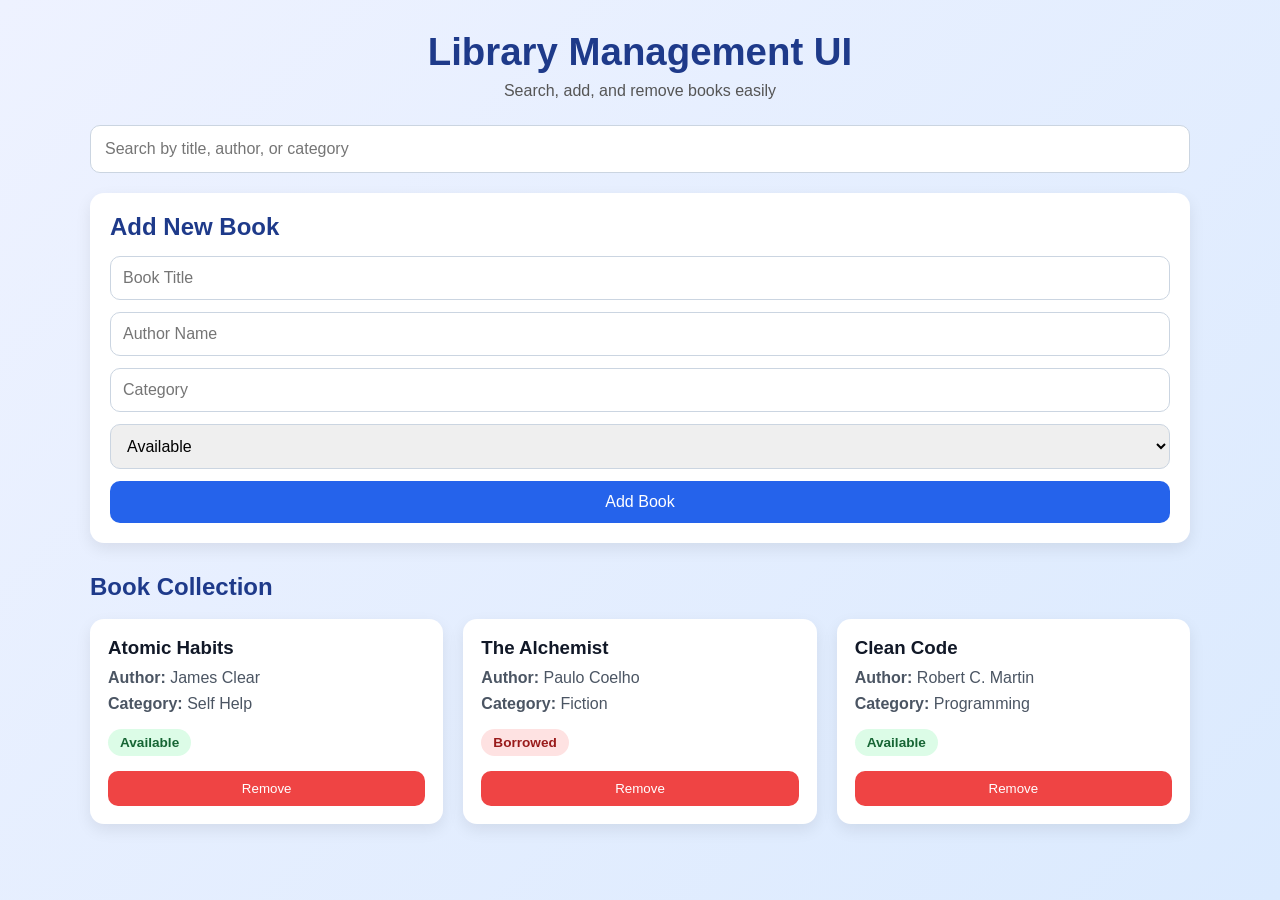
<file: experiment-3.2/index.html>
<!DOCTYPE html>
<html lang="en">
<head>
  <meta charset="UTF-8" />
  <meta name="viewport" content="width=device-width, initial-scale=1.0" />
  <title>Library Management UI</title>
  <link rel="stylesheet" href="style.css" />
</head>
<body>
  <div class="container">
    <header class="header">
      <h1>Library Management UI</h1>
      <p>Search, add, and remove books easily</p>
    </header>

    <section class="top-bar">
      <input
        type="text"
        id="searchInput"
        placeholder="Search by title, author, or category"
      />
    </section>

    <section class="form-section">
      <h2>Add New Book</h2>
      <form id="bookForm">
        <input type="text" id="title" placeholder="Book Title" required />
        <input type="text" id="author" placeholder="Author Name" required />
        <input type="text" id="category" placeholder="Category" required />
        <select id="status">
          <option value="Available">Available</option>
          <option value="Borrowed">Borrowed</option>
        </select>
        <button type="submit">Add Book</button>
      </form>
    </section>

    <section class="book-section">
      <h2>Book Collection</h2>
      <div id="bookList" class="book-grid"></div>
    </section>
  </div>

  <script src="script.js"></script>
</body>
</html>
</file>
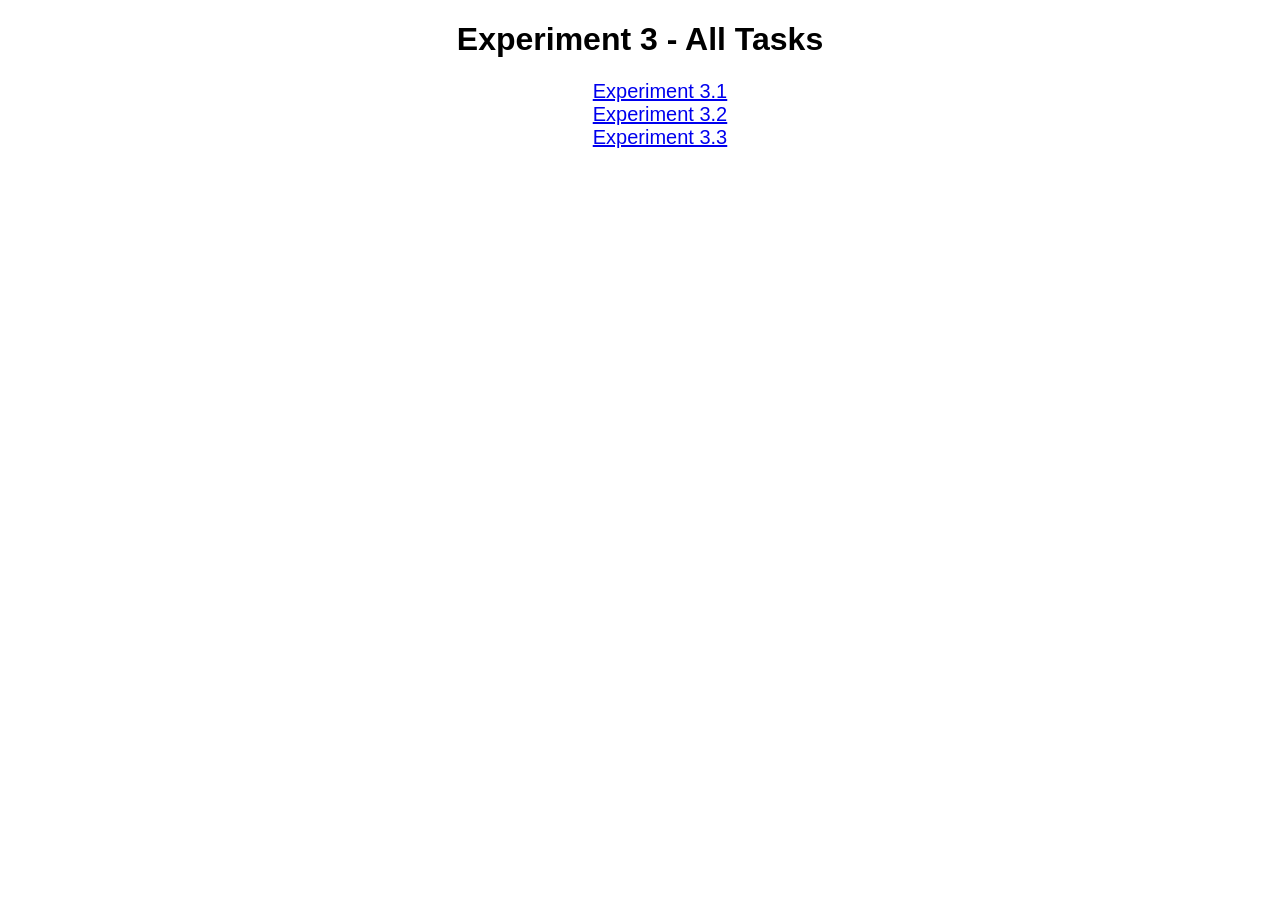
<file: index.html/index.html>
<!DOCTYPE html>
<html>
<head>
    <title>Experiment 3</title>
</head>
<body style="text-align:center; font-family:Arial">

<h1>Experiment 3 - All Tasks</h1>

<ul style="list-style:none; font-size:20px;">
    <li><a href="experiment-3.1/index.html">Experiment 3.1</a></li>
    <li><a href="Experiment-3.2/index.html">Experiment 3.2</a></li>
    <li><a href="Experiment-3.3/index.html">Experiment 3.3</a></li>
</ul>

</body>
</html>
</file>
<file: experiment-3.2/style.css>
* {
  margin: 0;
  padding: 0;
  box-sizing: border-box;
  font-family: Arial, sans-serif;
}

body {
  background: linear-gradient(135deg, #eef2ff, #dbeafe);
  min-height: 100vh;
  padding: 30px 15px;
  color: #222;
}

.container {
  max-width: 1100px;
  margin: auto;
}

.header {
  text-align: center;
  margin-bottom: 25px;
}

.header h1 {
  color: #1e3a8a;
  font-size: 2.4rem;
}

.header p {
  margin-top: 8px;
  color: #555;
}

.top-bar {
  margin-bottom: 20px;
}

#searchInput {
  width: 100%;
  padding: 14px;
  border: 1px solid #cbd5e1;
  border-radius: 10px;
  font-size: 1rem;
  outline: none;
}

#searchInput:focus {
  border-color: #2563eb;
}

.form-section {
  background: #ffffff;
  padding: 20px;
  border-radius: 14px;
  box-shadow: 0 6px 16px rgba(0, 0, 0, 0.08);
  margin-bottom: 30px;
}

.form-section h2 {
  margin-bottom: 15px;
  color: #1e3a8a;
}

#bookForm {
  display: grid;
  gap: 12px;
}

#bookForm input,
#bookForm select,
#bookForm button {
  padding: 12px;
  border-radius: 10px;
  font-size: 1rem;
}

#bookForm input,
#bookForm select {
  border: 1px solid #cbd5e1;
}

#bookForm button {
  border: none;
  background: #2563eb;
  color: white;
  cursor: pointer;
  transition: background 0.3s ease;
}

#bookForm button:hover {
  background: #1d4ed8;
}

.book-section h2 {
  margin-bottom: 18px;
  color: #1e3a8a;
}

.book-grid {
  display: grid;
  grid-template-columns: repeat(auto-fit, minmax(250px, 1fr));
  gap: 20px;
}

.book-card {
  background: white;
  border-radius: 14px;
  padding: 18px;
  box-shadow: 0 6px 16px rgba(0, 0, 0, 0.08);
  transition: transform 0.3s ease;
}

.book-card:hover {
  transform: translateY(-5px);
}

.book-card h3 {
  margin-bottom: 10px;
  color: #111827;
}

.book-card p {
  margin: 8px 0;
  color: #4b5563;
}

.badge {
  display: inline-block;
  margin-top: 8px;
  padding: 6px 12px;
  border-radius: 20px;
  font-size: 0.85rem;
  font-weight: bold;
}

.available {
  background: #dcfce7;
  color: #166534;
}

.borrowed {
  background: #fee2e2;
  color: #991b1b;
}

.remove-btn {
  margin-top: 15px;
  width: 100%;
  padding: 10px;
  border: none;
  border-radius: 10px;
  background: #ef4444;
  color: white;
  cursor: pointer;
  transition: background 0.3s ease;
}

.remove-btn:hover {
  background: #dc2626;
}

.empty-message {
  background: white;
  padding: 18px;
  border-radius: 12px;
  text-align: center;
  color: #6b7280;
}

@media (max-width: 600px) {
  .header h1 {
    font-size: 1.8rem;
  }
}
</file>
